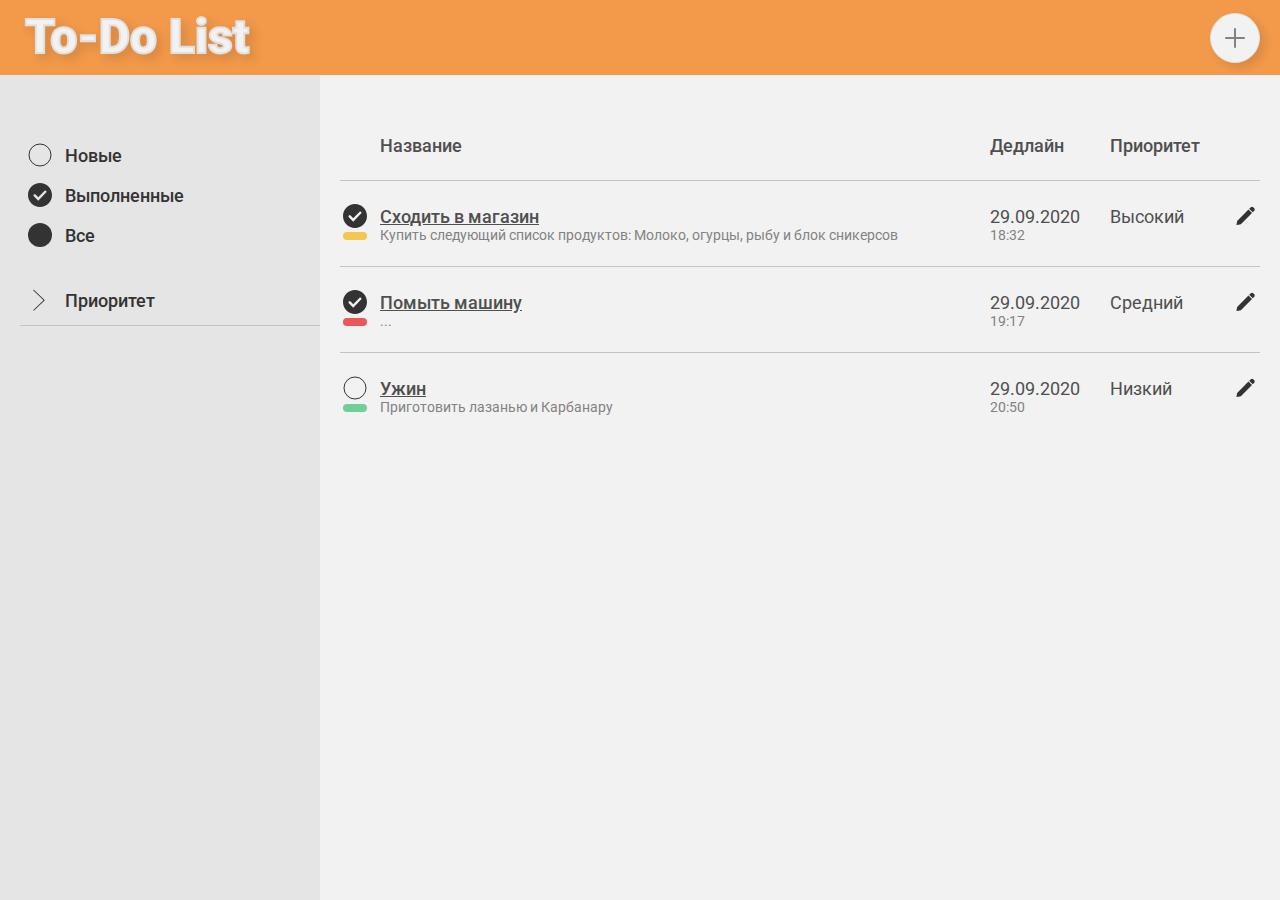
<file: index.html>
<!DOCTYPE html>
<html lang="en">
<head>
	<meta charset="UTF-8">
	<meta name="viewport" content="width=device-width, initial-scale=1.0">
	<meta http-equiv="X-UA-Compatible" content="ie=edge">
	<title>To-Do List</title>
	<link href="https://fonts.googleapis.com/css2?family=Roboto:wght@400;500;900&display=swap" rel="stylesheet">
	<link rel="stylesheet" href="css/style.min.css">
</head>
<body>
	<header class="header">
		<div class="container">
			<div class="header__inner">
				<div class="header__logo">
					<img src="img/logo.svg" alt="To-Do List">
				</div>
				<a class="header__btn popup-modal" href="#modal"></a>
			</div>
			<div class="btn-menu">
				<div></div>
				<div></div>
				<div></div>
			</div>
		</div>
	</header>
	<main class="main">
		<div class="main__cover">
		</div>
		<div class="container">
			<div class="main__inner">
				<nav class="navbar">
					<ul class="navbar__list">
						<li class="navbar__item">
							<button class="navbar__btn navbar__new">Новые</button>
						</li>
						<li class="navbar__item">
							<button class="navbar__btn navbar__done">Выполненные</button>
						</li>
						<li class="navbar__item">
							<button class="navbar__btn navbar__all">Все</button>
						</li>
						<li class="navbar__item navbar__priority">
							<button class="navbar__btn-priority">Приоритет</button>
						</li>
					</ul>
					<div class="navbar__line"></div>
					<ul class="navbar__priority priority">
						<li class="priority__item">
							<button class="navbar__btn priority__btn">Высокий</button>
						</li>
						<li class="priority__item">
							<button class="navbar__btn priority__btn">Средний</button>
						</li>
						<li class="priority__item">
							<button class="navbar__btn priority__btn">Низкий</button>
						</li>
					</ul>
				</nav>
				<div class="tasks">
					<ul class="tasks__list">
						<li class="tasks__header task">
							<div class="task__lables">
								
							</div>
							<div class="task__name">
								Название
							</div>
							<div class="task__deadline">
								Дедлайн
							</div>
							<div class="task__priority">
								Приоритет
							</div>
						</li>
						<li class="tasks__item task">
							<div class="task__lables">
								<img class="task__status" src="img/exclude.svg" alt="">
								<div class="task__color" style="background-color: #F2C94C;"></div>
							</div>
							<div class="task__name">
								<div class="task__name-title">
									<a href="task.html">Сходить в магазин</a>
								</div>
								<div class="task__name-descr">
									Купить следующий список продуктов: Молоко, огурцы, рыбу и блок сникерсов
								</div>
							</div>
							<div class="task__deadline">
								29.09.2020
								<span>18:32</span>
							</div>
							<div class="task__priority">
								Высокий
							</div>
							<a class="task__edit" href="#"></a>
						</li>
						<li class="tasks__item task">
							<div class="task__lables">
								<img class="task__status" src="img/exclude.svg" alt="">
								<div class="task__color" style="background-color: #EB5757;"></div>
							</div>
							<div class="task__name">
								<div class="task__name-title">
									<a href="#">Помыть машину</a>
								</div>
								<div class="task__name-descr">
									...
								</div>
							</div>
							<div class="task__deadline">
								29.09.2020
								<span>19:17</span>
							</div>
							<div class="task__priority">
								Средний
							</div>
							<a class="task__edit" href="#"></a>
						</li>
						<li class="tasks__item task">
							<div class="task__lables">
								<img class="task__status" src="img/oval.svg" alt="">
								<div class="task__color" style="background-color: #6FCF97;"></div>
							</div>
							<div class="task__name">
								<div class="task__name-title">
									<a href="#">Ужин</a>
								</div>
								<div class="task__name-descr">
									Приготовить лазанью и Карбанару
								</div>
							</div>
							<div class="task__deadline">
								29.09.2020
								<span>20:50</span>
							</div>
							<div class="task__priority">
								Низкий
							</div>
							<a class="task__edit" href="#"></a>
						</li>
					</ul>
				</div>
			</div>
		</div>
	</main>
	
	<div id="modal" class="white-popup-block mfp-hide">
		<div class="new">
			<div class="new__dismiss">
				<a class="popup-modal-dismiss" href="#">
					
				</a>
			</div>
			<div class="new__title">
				Создание задачи
			</div>
			<form class="new__form">
				<div class="new__fields">
					<label class="new__name">
						Название
						<input type="text">
					</label>
					<label class="new__deadline">
						Дедлайн
						<input type="datetime-local">
					</label>
					<label class="new__priority">
						Приоритет
						<select>
							<option>
								Высокий
							</option>
							<option>
								Средний
							</option>
							<option>
								Низкий
							</option>
						</select>
					</label>
					<label class="new__color">
						Метка
						<input type="text"> <!-- Нужно использовать type="color", но надо разбираться со стилизацией, как и с datetime и select, впрочем -->
					</label>
					<label class="new__descr">
						Описание
						<textarea></textarea>
					</label>
				</div>
				<div class="new__line"></div>
				<div class="new__buttons">
					<a class="popup-modal-dismiss" href="#">Отменить</a>
					<button class="new__create-btn popup-modal-dismiss" type="submit">
						Создать
					</button>
				</div>
				
			</form>
		</div>
	</div>





	<script src="https://ajax.googleapis.com/ajax/libs/jquery/3.5.1/jquery.min.js"></script>
	<script src="js/libs.min.js"></script>
	<script src="js/main.js"></script>
</body>
</html>
</file>
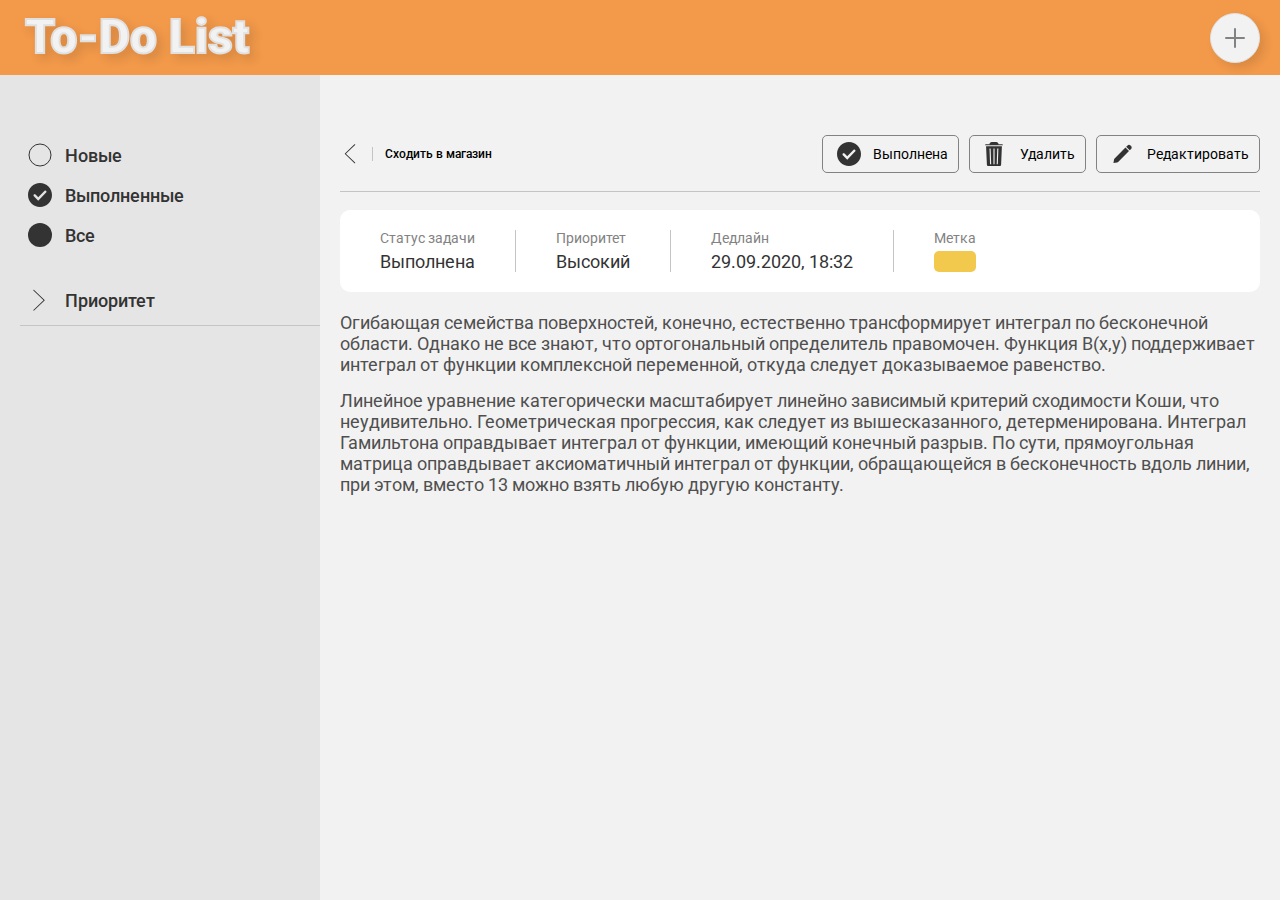
<file: task.html>
<!DOCTYPE html>
<html lang="en">
<head>
	<meta charset="UTF-8">
	<meta name="viewport" content="width=device-width, initial-scale=1.0">
	<meta http-equiv="X-UA-Compatible" content="ie=edge">
	<title>To-Do List</title>
	<link href="https://fonts.googleapis.com/css2?family=Roboto:wght@400;500;900&display=swap" rel="stylesheet">
	<link rel="stylesheet" href="css/style.min.css">
</head>
<body>
	<header class="header">
		<div class="container">
			<div class="header__inner">
				<div class="header__logo">
					<img src="img/logo.svg" alt="To-Do List">
				</div>
				<a class="header__btn popup-modal" href="#modal"></a>
			</div>
			<div class="btn-menu">
				<div></div>
				<div></div>
				<div></div>
			</div>
		</div>
	</header>
	<main class="main">
		<div class="main__cover">
		</div>
		<div class="container">
			<div class="main__inner">
				<nav class="navbar">
					<ul class="navbar__list">
						<li class="navbar__item">
							<button class="navbar__btn navbar__new">Новые</button>
						</li>
						<li class="navbar__item">
							<button class="navbar__btn navbar__done">Выполненные</button>
						</li>
						<li class="navbar__item">
							<button class="navbar__btn navbar__all">Все</button>
						</li>
						<li class="navbar__item navbar__priority">
							<button class="navbar__btn-priority">Приоритет</button>
						</li>
					</ul>
					<div class="navbar__line"></div>
					<ul class="navbar__priority priority">
						<li class="priority__item">
							<button class="navbar__btn priority__btn">Высокий</button>
						</li>
						<li class="priority__item">
							<button class="navbar__btn priority__btn">Средний</button>
						</li>
						<li class="priority__item">
							<button class="navbar__btn priority__btn">Низкий</button>
						</li>
					</ul>
				</nav>
				<div class="viewer">
					<div class="viewer__header">
						<a href="index.html" class="viewer__back"></a>
						<div class="viewer__title">Сходить в магазин</div>
						<button class="viewer__btn viewer__done"><span>Выполнена</span></button>
						<button class="viewer__btn viewer__del"><span>Удалить</span></button>
						<button class="viewer__btn viewer__edit"><span>Редактировать</span></button>
					</div>
					<div class="viewer__line"></div>
					<div class="viewer__info">
						<div class="viewer__info-item viewer__status">
							<div class="viewer__lable">Статус задачи<span>Выполнена</span></div>
						</div>
						<div class="viewer__info-item viewer__priority">
							<div class="viewer__lable">Приоритет<span>Высокий</span></div>
						</div>
						<div class="viewer__info-item viewer__deadline">
							<div class="viewer__lable">Дедлайн<span>29.09.2020, 18:32</span></div>
						</div>
						<div class="viewer__info-item viewer__color">
							<div class="viewer__lable">Метка<span></span></div>
						</div>
					</div>
					<div class="viewer__text">
						<p>Огибающая семейства поверхностей, конечно, естественно трансформирует интеграл по бесконечной области. Однако не все знают, что ортогональный определитель правомочен. Функция B(x,y) поддерживает интеграл от функции комплексной переменной, откуда следует доказываемое равенство.</p>
						<p>Линейное уравнение категорически масштабирует линейно зависимый критерий сходимости Коши, что неудивительно. Геометрическая прогрессия, как следует из вышесказанного, детерменирована. Интеграл Гамильтона оправдывает интеграл от функции, имеющий конечный разрыв. По сути, прямоугольная матрица оправдывает аксиоматичный интеграл от функции, обращающейся в бесконечность вдоль линии, при этом, вместо 13 можно взять любую другую константу.</p>
					</div>
				</div>
			</div>
		</div>
	</main>
	
	<div id="modal" class="white-popup-block mfp-hide">
		<div class="new">
			<div class="new__dismiss">
				<a class="popup-modal-dismiss" href="#">
					
				</a>
			</div>
			<div class="new__title">
				Создание задачи
			</div>
			<form class="new__form">
				<div class="new__fields">
					<label class="new__name">
						Название
						<input type="text">
					</label>
					<label class="new__deadline">
						Дедлайн
						<input type="datetime-local">
					</label>
					<label class="new__priority">
						Приоритет
						<select>
							<option>
								Высокий
							</option>
							<option>
								Средний
							</option>
							<option>
								Низкий
							</option>
						</select>
					</label>
					<label class="new__color">
						Метка
						<input type="text"> <!-- Нужно использовать type="color", но надо разбираться со стилизацией, как и с datetime и select, впрочем -->
					</label>
					<label class="new__descr">
						Описание
						<textarea></textarea>
					</label>
				</div>
				<div class="new__line"></div>
				<div class="new__buttons">
					<a class="popup-modal-dismiss" href="#">Отменить</a>
					<button class="new__create-btn popup-modal-dismiss" type="submit">
						Создать
					</button>
				</div>
				
			</form>
		</div>
	</div>





	<script src="https://ajax.googleapis.com/ajax/libs/jquery/3.5.1/jquery.min.js"></script>
	<script src="js/libs.min.js"></script>
	<script src="js/main.js"></script>
</body>
</html>
</file>
<file: css/style.min.css>
html,body,div,span,applet,object,iframe,h1,h2,h3,h4,h5,h6,p,blockquote,pre,a,abbr,acronym,address,big,cite,code,del,dfn,em,img,ins,kbd,q,s,samp,small,strike,strong,sub,sup,tt,var,b,u,i,center,dl,dt,dd,menu,ol,ul,li,fieldset,form,label,legend,table,caption,tbody,tfoot,thead,tr,th,td,article,aside,canvas,details,embed,figure,figcaption,footer,header,hgroup,main,menu,nav,output,ruby,section,summary,time,mark,audio,video{margin:0;padding:0;border:0;font-size:100%;font:inherit;vertical-align:baseline}article,aside,details,figcaption,figure,footer,header,hgroup,main,menu,nav,section{display:block}*[hidden]{display:none}body{line-height:1}menu,ol,ul{list-style:none}blockquote,q{quotes:none}blockquote:before,blockquote:after,q:before,q:after{content:'';content:none}table{border-collapse:collapse;border-spacing:0}.mfp-bg{top:0;left:0;width:100%;height:100%;z-index:1042;overflow:hidden;position:fixed;background:#0b0b0b;opacity:0.8}.mfp-wrap{top:0;left:0;width:100%;height:100%;z-index:1043;position:fixed;outline:none !important;-webkit-backface-visibility:hidden}.mfp-container{text-align:center;position:absolute;width:100%;height:100%;left:0;top:0;padding:0 8px;-webkit-box-sizing:border-box;box-sizing:border-box}.mfp-container:before{content:'';display:inline-block;height:100%;vertical-align:middle}.mfp-align-top .mfp-container:before{display:none}.mfp-content{position:relative;display:inline-block;vertical-align:middle;margin:0 auto;text-align:left;z-index:1045}.mfp-inline-holder .mfp-content,.mfp-ajax-holder .mfp-content{width:100%;cursor:auto}.mfp-ajax-cur{cursor:progress}.mfp-zoom-out-cur,.mfp-zoom-out-cur .mfp-image-holder .mfp-close{cursor:-webkit-zoom-out;cursor:zoom-out}.mfp-zoom{cursor:pointer;cursor:-webkit-zoom-in;cursor:zoom-in}.mfp-auto-cursor .mfp-content{cursor:auto}.mfp-close,.mfp-arrow,.mfp-preloader,.mfp-counter{-webkit-user-select:none;-moz-user-select:none;-ms-user-select:none;user-select:none}.mfp-loading.mfp-figure{display:none}.mfp-hide{display:none !important}.mfp-preloader{color:#CCC;position:absolute;top:50%;width:auto;text-align:center;margin-top:-0.8em;left:8px;right:8px;z-index:1044}.mfp-preloader a{color:#CCC}.mfp-preloader a:hover{color:#FFF}.mfp-s-ready .mfp-preloader{display:none}.mfp-s-error .mfp-content{display:none}button.mfp-close,button.mfp-arrow{overflow:visible;cursor:pointer;background:transparent;border:0;-webkit-appearance:none;display:block;outline:none;padding:0;z-index:1046;-webkit-box-shadow:none;box-shadow:none;-ms-touch-action:manipulation;touch-action:manipulation}button::-moz-focus-inner{padding:0;border:0}.mfp-close{width:44px;height:44px;line-height:44px;position:absolute;right:0;top:0;text-decoration:none;text-align:center;opacity:0.65;padding:0 0 18px 10px;color:#FFF;font-style:normal;font-size:28px;font-family:Arial, Baskerville, monospace}.mfp-close:hover,.mfp-close:focus{opacity:1}.mfp-close:active{top:1px}.mfp-close-btn-in .mfp-close{color:#333}.mfp-image-holder .mfp-close,.mfp-iframe-holder .mfp-close{color:#FFF;right:-6px;text-align:right;padding-right:6px;width:100%}.mfp-counter{position:absolute;top:0;right:0;color:#CCC;font-size:12px;line-height:18px;white-space:nowrap}.mfp-arrow{position:absolute;opacity:0.65;margin:0;top:50%;margin-top:-55px;padding:0;width:90px;height:110px;-webkit-tap-highlight-color:transparent}.mfp-arrow:active{margin-top:-54px}.mfp-arrow:hover,.mfp-arrow:focus{opacity:1}.mfp-arrow:before,.mfp-arrow:after{content:'';display:block;width:0;height:0;position:absolute;left:0;top:0;margin-top:35px;margin-left:35px;border:medium inset transparent}.mfp-arrow:after{border-top-width:13px;border-bottom-width:13px;top:8px}.mfp-arrow:before{border-top-width:21px;border-bottom-width:21px;opacity:0.7}.mfp-arrow-left{left:0}.mfp-arrow-left:after{border-right:17px solid #FFF;margin-left:31px}.mfp-arrow-left:before{margin-left:25px;border-right:27px solid #3F3F3F}.mfp-arrow-right{right:0}.mfp-arrow-right:after{border-left:17px solid #FFF;margin-left:39px}.mfp-arrow-right:before{border-left:27px solid #3F3F3F}.mfp-iframe-holder{padding-top:40px;padding-bottom:40px}.mfp-iframe-holder .mfp-content{line-height:0;width:100%;max-width:900px}.mfp-iframe-holder .mfp-close{top:-40px}.mfp-iframe-scaler{width:100%;height:0;overflow:hidden;padding-top:56.25%}.mfp-iframe-scaler iframe{position:absolute;display:block;top:0;left:0;width:100%;height:100%;-webkit-box-shadow:0 0 8px rgba(0,0,0,0.6);box-shadow:0 0 8px rgba(0,0,0,0.6);background:#000}img.mfp-img{width:auto;max-width:100%;height:auto;display:block;line-height:0;-webkit-box-sizing:border-box;box-sizing:border-box;padding:40px 0 40px;margin:0 auto}.mfp-figure{line-height:0}.mfp-figure:after{content:'';position:absolute;left:0;top:40px;bottom:40px;display:block;right:0;width:auto;height:auto;z-index:-1;-webkit-box-shadow:0 0 8px rgba(0,0,0,0.6);box-shadow:0 0 8px rgba(0,0,0,0.6);background:#444}.mfp-figure small{color:#BDBDBD;display:block;font-size:12px;line-height:14px}.mfp-figure figure{margin:0}.mfp-bottom-bar{margin-top:-36px;position:absolute;top:100%;left:0;width:100%;cursor:auto}.mfp-title{text-align:left;line-height:18px;color:#F3F3F3;word-wrap:break-word;padding-right:36px}.mfp-image-holder .mfp-content{max-width:100%}.mfp-gallery .mfp-image-holder .mfp-figure{cursor:pointer}@media screen and (max-width: 800px) and (orientation: landscape), screen and (max-height: 300px){.mfp-img-mobile .mfp-image-holder{padding-left:0;padding-right:0}.mfp-img-mobile img.mfp-img{padding:0}.mfp-img-mobile .mfp-figure:after{top:0;bottom:0}.mfp-img-mobile .mfp-figure small{display:inline;margin-left:5px}.mfp-img-mobile .mfp-bottom-bar{background:rgba(0,0,0,0.6);bottom:0;margin:0;top:auto;padding:3px 5px;position:fixed;-webkit-box-sizing:border-box;box-sizing:border-box}.mfp-img-mobile .mfp-bottom-bar:empty{padding:0}.mfp-img-mobile .mfp-counter{right:5px;top:3px}.mfp-img-mobile .mfp-close{top:0;right:0;width:35px;height:35px;line-height:35px;background:rgba(0,0,0,0.6);position:fixed;text-align:center;padding:0}}@media all and (max-width: 900px){.mfp-arrow{-webkit-transform:scale(0.75);-ms-transform:scale(0.75);transform:scale(0.75)}.mfp-arrow-left{-webkit-transform-origin:0;-ms-transform-origin:0;transform-origin:0}.mfp-arrow-right{-webkit-transform-origin:100%;-ms-transform-origin:100%;transform-origin:100%}.mfp-container{padding-left:6px;padding-right:6px}}*{-webkit-box-sizing:border-box;box-sizing:border-box;outline:none}body{font-family:'Roboto', sans-serif;font-weight:normal;color:#4F4F4F;background:#F2F2F2;font-size:18px;line-height:21px}a{display:inline-block;text-decoration:none;outline:none;color:inherit}img{border:none;display:block}input,button,textarea{margin:0;padding:0;border:none}textarea{resize:none}button,.btn{cursor:pointer;font-family:inherit;font-weight:inherit;color:inherit;font-size:inherit;line-height:inherit;background-color:inherit}.container{max-width:1480px;padding:0 20px;margin:0 auto}.header{background:#F2994A;position:-webkit-sticky;position:sticky;top:0;z-index:5}.header__inner{min-height:75px;display:-webkit-box;display:-ms-flexbox;display:flex;-webkit-box-pack:justify;-ms-flex-pack:justify;justify-content:space-between;-webkit-box-align:center;-ms-flex-align:center;align-items:center}.header__logo{padding-top:6px}.header__btn{width:50px;height:50px;background-color:#F2F2F2;border:1px solid #E0E0E0;border-radius:50%;-webkit-box-shadow:5px 5px 10px rgba(0,0,0,0.1);box-shadow:5px 5px 10px rgba(0,0,0,0.1);position:relative}.header__btn::after,.header__btn::before{content:'';position:absolute;width:20px;height:2px;background:#828282;border-radius:2px;top:50%;left:50%;-webkit-transform:translate(-50%, -50%);-ms-transform:translate(-50%, -50%);transform:translate(-50%, -50%)}.header__btn::before{-webkit-transform:translate(-50%, -50%) rotate(90deg);-ms-transform:translate(-50%, -50%) rotate(90deg);transform:translate(-50%, -50%) rotate(90deg)}.main{position:relative}.main__cover{display:none;position:absolute;width:100%;height:calc(100vh - 75px);z-index:1;background:rgba(0,0,0,0)}.main__cover--active{display:block;background:rgba(0,0,0,0.2)}.main__inner{position:relative}.btn-menu{width:40px;height:40px;cursor:pointer;display:none;position:absolute;left:20px;top:20px;z-index:10}.btn-menu div{width:40px;height:2px;background-color:#F2F2F2;margin:8px 0}.btn-menu--active{width:40px}.btn-menu--active div{-webkit-transition:all 0.3s;-o-transition:all 0.3s;transition:all 0.3s;position:absolute;right:0;top:10px;width:40px;background-color:#F2F2F2}.btn-menu--active div:first-child{-webkit-transform:rotate(45deg);-ms-transform:rotate(45deg);transform:rotate(45deg)}.btn-menu--active div:last-child{-webkit-transform:rotate(-45deg);-ms-transform:rotate(-45deg);transform:rotate(-45deg)}.btn-menu--active div:nth-child(2){display:none}.navbar{width:320px;height:calc(100vh - 75px);background:#E5E5E5;position:fixed;margin-left:-20px;padding:60px 15px 15px 15px;color:#333;-webkit-transition:all 0.3s;-o-transition:all 0.3s;transition:all 0.3s;z-index:2}.navbar__btn{height:40px;width:100%;font-weight:500;padding:0 20px 0 50px;display:-webkit-box;display:-ms-flexbox;display:flex;-webkit-box-align:start;-ms-flex-align:start;align-items:flex-start;-webkit-box-align:center;-ms-flex-align:center;align-items:center;border-radius:5px;-webkit-transition:all 0.3s;-o-transition:all 0.3s;transition:all 0.3s}.navbar__btn:hover{background:#BDBDBD;-webkit-transition:all 0.3s;-o-transition:all 0.3s;transition:all 0.3s}.navbar__btn:focus{background:#F2F2F2}.navbar__new{position:relative}.navbar__new::before{content:'';position:absolute;width:24px;height:24px;background-image:url("../img/oval.svg");left:13px;top:50%;-webkit-transform:translateY(-50%);-ms-transform:translateY(-50%);transform:translateY(-50%)}.navbar__done{position:relative}.navbar__done::before{content:'';position:absolute;width:24px;height:24px;background-image:url("../img/exclude.svg");left:13px;top:50%;-webkit-transform:translateY(-50%);-ms-transform:translateY(-50%);transform:translateY(-50%)}.navbar__all{position:relative}.navbar__all::before{content:'';position:absolute;width:24px;height:24px;background-image:url("../img/ellipse.svg");left:13px;top:50%;-webkit-transform:translateY(-50%);-ms-transform:translateY(-50%);transform:translateY(-50%)}.navbar__btn-priority{margin-top:25px;height:40px;width:100%;font-weight:500;padding:0 20px 0 50px;display:-webkit-box;display:-ms-flexbox;display:flex;-webkit-box-align:start;-ms-flex-align:start;align-items:flex-start;-webkit-box-align:center;-ms-flex-align:center;align-items:center;position:relative}.navbar__btn-priority::before{content:'';position:absolute;width:22px;height:13px;background-image:url("../img/arrow-down.svg");background-repeat:no-repeat;left:13px;top:50%;-webkit-transform:translateY(-50%) rotate(-90deg);-ms-transform:translateY(-50%) rotate(-90deg);transform:translateY(-50%) rotate(-90deg);-webkit-transition:all 0.3s;-o-transition:all 0.3s;transition:all 0.3s}.navbar__btn-priority--active::before{-webkit-transform:translateY(-50%) rotate(0deg);-ms-transform:translateY(-50%) rotate(0deg);transform:translateY(-50%) rotate(0deg);-webkit-transition:all 0.3s;-o-transition:all 0.3s;transition:all 0.3s}.navbar__line{width:300px;height:1px;background:#C4C4C4;margin:5px 0 10px 5px;-webkit-transition:all 0.3s;-o-transition:all 0.3s;transition:all 0.3s}.priority{display:none}.priority__btn{font-weight:400}.tasks,.viewer{padding:60px 0 60px 320px;-webkit-transition:all 0.3s;-o-transition:all 0.3s;transition:all 0.3s}.tasks__item,.viewer__item{border-top:1px solid #C4C4C4}.task{height:86px;display:-webkit-box;display:-ms-flexbox;display:flex;-webkit-box-pack:start;-ms-flex-pack:start;justify-content:flex-start;padding-top:25px}.task.tasks__header{height:45px;padding-top:0;font-weight:500}.task__lables{margin-top:-2px;min-width:30px;display:-webkit-box;display:-ms-flexbox;display:flex;-webkit-box-orient:vertical;-webkit-box-direction:normal;-ms-flex-direction:column;flex-direction:column;-webkit-box-align:center;-ms-flex-align:center;align-items:center}.task__color{width:24px;height:8px;border-radius:4px;margin-top:4px}.task__name{padding-left:10px;-webkit-box-flex:1;-ms-flex-positive:1;flex-grow:1}.task__name-title a{font-weight:500;text-decoration:underline;width:85%;display:-webkit-box;-webkit-line-clamp:1;-webkit-box-orient:vertical;overflow:hidden}.task__name-descr{font-size:14px;line-height:16px;color:#828282;width:65%;display:-webkit-box;-webkit-line-clamp:1;-webkit-box-orient:vertical;overflow:hidden;-webkit-transition:all 0.3s;-o-transition:all 0.3s;transition:all 0.3s}.task__deadline{min-width:160px;-webkit-transition:all 0.3s;-o-transition:all 0.3s;transition:all 0.3s}.task__deadline span{display:block;font-size:14px;line-height:16px;color:#828282}.task__priority{min-width:250px;-webkit-transition:all 0.3s;-o-transition:all 0.3s;transition:all 0.3s}.task__edit{position:absolute;right:0;width:30px;height:30px}.task__edit::before{content:'';position:absolute;width:30px;height:30px;background-image:url("../img/edit.svg");background-repeat:no-repeat;right:0;top:-5px}.white-popup-block{margin:10px}.mfp-bg{opacity:0.2}.new{color:#333;max-width:1120px;min-height:490px;margin:0 auto;background-color:#F2F2F2;border-radius:20px;padding:40px 40px 20px 40px;position:relative}.new__dismiss{position:absolute;right:40px;top:54px}.new__dismiss a{width:18px;height:18px;position:relative}.new__dismiss a::before{content:'';position:absolute;width:18px;height:18px;background-image:url("../img/dismiss.svg");background-repeat:no-repeat;right:0;top:0}.new__title{font-size:36px;line-height:42px;text-align:center;margin-bottom:20px}.new__form label{font-size:14px;line-height:16px;color:#4F4F4F;display:block}.new__form input,.new__form select{display:block;height:40px;border-radius:10px;margin:5px 0 10px 0;width:100%;padding:0 10px;font-family:'Roboto', sans-serif;font-weight:400;font-size:18px;line-height:21px;color:#333333;border:none}.new__form textarea{display:block;width:100%;height:124px;border-radius:10px;margin:5px 0 10px 0;padding:10px 10px;font-family:'Roboto', sans-serif;font-weight:400;font-size:18px;line-height:21px;color:#333333}.new__fields{display:-webkit-box;display:-ms-flexbox;display:flex;-ms-flex-wrap:wrap;flex-wrap:wrap;-webkit-box-pack:justify;-ms-flex-pack:justify;justify-content:space-between}.new__name{width:100%}.new__deadline,.new__priority,.new__color{width:32%}.new__descr{width:100%}.new__line{width:100%;height:1px;background:#E0E0E0;margin:30px 0 20px 0}.new__buttons{font-size:14px;line-height:16px;color:#000000;display:-webkit-box;display:-ms-flexbox;display:flex;-webkit-box-pack:end;-ms-flex-pack:end;justify-content:flex-end;-webkit-box-align:center;-ms-flex-align:center;align-items:center}.new__create-btn{padding:7px 10px;border:1px solid #828282;border-radius:5px;margin-left:16px}.viewer__header{display:-webkit-box;display:-ms-flexbox;display:flex;-webkit-box-pack:justify;-ms-flex-pack:justify;justify-content:space-between;color:#000;-webkit-box-align:center;-ms-flex-align:center;align-items:center}.viewer__back{width:20px;height:20px;position:relative;background-image:url("../img/arrow-down.svg");background-position:center;background-repeat:no-repeat;background-size:contain;-webkit-transform:rotate(90deg);-ms-transform:rotate(90deg);transform:rotate(90deg);margin-right:12px}.viewer__title{-webkit-box-flex:1;-ms-flex-positive:1;flex-grow:1;font-weight:500;font-size:12px;line-height:14px;padding-left:12px;border-left:1px solid #C4C4C4}.viewer__btn{padding:10px 10px 10px 50px;border:1px solid #828282;border-radius:5px;margin-left:10px;font-size:14px;line-height:16px;position:relative}.viewer__done::before{content:'';position:absolute;width:24px;height:24px;background-image:url("../img/exclude.svg");background-repeat:no-repeat;left:14px;top:50%;-webkit-transform:translateY(-50%);-ms-transform:translateY(-50%);transform:translateY(-50%)}.viewer__del::before{content:'';position:absolute;width:18px;height:24px;background-image:url("../img/del.svg");background-repeat:no-repeat;left:15px;top:50%;-webkit-transform:translateY(-50%);-ms-transform:translateY(-50%);transform:translateY(-50%)}.viewer__edit::before{content:'';position:absolute;width:30px;height:30px;background-image:url("../img/edit.svg");background-repeat:no-repeat;left:10px;top:50%;-webkit-transform:translateY(-50%);-ms-transform:translateY(-50%);transform:translateY(-50%)}.viewer__line{width:100%;height:1px;background:#C4C4C4;margin:18px 0 18px 0}.viewer__info{display:-webkit-box;display:-ms-flexbox;display:flex;-webkit-box-align:center;-ms-flex-align:center;align-items:center;width:100%;height:82px;background-color:#fff;border-radius:10px;margin-bottom:20px}.viewer__info-item{padding:0 40px}.viewer__info-item+.viewer__info-item{border-left:1px solid #C4C4C4}.viewer__lable{font-size:14px;line-height:16px;color:#828282}.viewer__lable span{margin-top:5px;display:block;font-size:18px;line-height:21px;color:#333333}.viewer__color span{width:42px;height:21px;background-color:#F2C94C;border-radius:5px}.viewer__text{font-size:18px;line-height:21px;color:#4F4F4F}.viewer__text p{margin-bottom:15px}@media (max-width: 1280px){.task__name-descr{width:85%;-webkit-transition:all 0.3s;-o-transition:all 0.3s;transition:all 0.3s}.task__deadline{min-width:120px;-webkit-transition:all 0.3s;-o-transition:all 0.3s;transition:all 0.3s}.task__priority{min-width:150px;-webkit-transition:all 0.3s;-o-transition:all 0.3s;transition:all 0.3s}}@media (max-width: 1140px){.viewer__btn{padding:0;width:40px;height:40px}.viewer__btn span{display:none}.viewer__btn::before{left:50%;top:50%;-webkit-transform:translate(-50%, -50%);-ms-transform:translate(-50%, -50%);transform:translate(-50%, -50%)}.viewer__info-item{padding:0 20px}}@media (max-width: 992px){.navbar{width:260px;-webkit-transition:all 0.3s;-o-transition:all 0.3s;transition:all 0.3s}.navbar__line{width:240px;-webkit-transition:all 0.3s;-o-transition:all 0.3s;transition:all 0.3s}.tasks,.viewer{padding:60px 0 60px 260px;-webkit-transition:all 0.3s;-o-transition:all 0.3s;transition:all 0.3s}}@media (max-width: 900px){.viewer__info{-ms-flex-wrap:wrap;flex-wrap:wrap;height:126px}.viewer__info-item{display:-webkit-box;display:-ms-flexbox;display:flex;-webkit-box-pack:center;-ms-flex-pack:center;justify-content:center;width:50%;padding:10px 40px}.viewer__info-item+.viewer__info-item{border-left:none}.viewer__status,.viewer__priority{border-bottom:1px solid #F2F2F2}.viewer__deadline .viewer__lable{margin-left:40px}.viewer__deadline .viewer__lable span{margin-left:-40px}}@media (max-width: 768px){.header__logo{padding:6px 0 0 60px;-webkit-transition:all 0.3s;-o-transition:all 0.3s;transition:all 0.3s}.btn-menu{display:block}.navbar{left:-250px;-webkit-transition:all 0.3s;-o-transition:all 0.3s;transition:all 0.3s}.navbar--active{-webkit-transition:all 0.3s;-o-transition:all 0.3s;transition:all 0.3s;left:20px}.tasks,.viewer{padding:60px 0 60px 0;-webkit-transition:all 0.3s;-o-transition:all 0.3s;transition:all 0.3s}}@media (max-width: 640px){.container{padding:0 15px;-webkit-transition:all 0.3s;-o-transition:all 0.3s;transition:all 0.3s}.task{font-size:16px;line-height:20px}.task__name-descr{width:85%;-webkit-transition:all 0.3s;-o-transition:all 0.3s;transition:all 0.3s}.task__deadline{min-width:110px;-webkit-transition:all 0.3s;-o-transition:all 0.3s;transition:all 0.3s}.task__priority{min-width:120px;-webkit-transition:all 0.3s;-o-transition:all 0.3s;transition:all 0.3s}.new__title{font-size:30px;line-height:36px}.new__deadline,.new__priority,.new__color{width:100%}}@media (max-width: 480px){.container{padding:0 10px;-webkit-transition:all 0.3s;-o-transition:all 0.3s;transition:all 0.3s}.header__inner{min-height:40px}.header__logo{padding:6px 0 0 40px}.header__logo img{width:120px}.header__btn{width:30px;height:30px}.btn-menu{width:26px;height:26px;left:12px;top:5px}.btn-menu div{width:26px;height:1px;background-color:#F2F2F2;margin:7px 0}.btn-menu--active{width:26px}.btn-menu--active div{-webkit-transition:all 0.3s;-o-transition:all 0.3s;transition:all 0.3s;position:absolute;right:0;top:8px;width:26px}.navbar{font-size:12px;line-height:14px;padding:20px 10px 10px 10px}.navbar__new::before,.navbar__done::before,.navbar__all::before{width:20px;height:20px;background-size:contain}.navbar__btn-priority::before{width:17px;height:9px;background-size:contain;left:16px}.task{font-size:12px;line-height:14px;height:48px;padding-top:10px}.task__lables{margin-top:-4px}.task__color{margin-top:2px}.task__name-title a{width:90%}.task__name-descr{font-size:10px;line-height:18px;width:90%;-webkit-transition:all 0.3s;-o-transition:all 0.3s;transition:all 0.3s}.task__deadline{min-width:70px;-webkit-transition:all 0.3s;-o-transition:all 0.3s;transition:all 0.3s}.task__deadline span{font-size:10px;line-height:18px}.task__priority{min-width:90px;-webkit-transition:all 0.3s;-o-transition:all 0.3s;transition:all 0.3s}.tasks__item>.task__deadline{font-size:10px;line-height:14px}.white-popup-block{margin:4px}.new{padding:15px 15px 5px 15px;border-radius:5px}.new__title{font-size:18px;line-height:21px}.new__dismiss{right:20px;top:16px}.new__form label{font-size:10px;line-height:12px}.new__form input,.new__form select{border-radius:5px;padding:0 10px;font-size:12px;line-height:14px}.new__form textarea{border-radius:5px;padding:10px 10px;font-size:12px;line-height:14px;margin-bottom:5px}.new__line{margin:0 0 5px 0}.viewer__back{margin-right:6px}.viewer__title{font-size:12px;line-height:14px;padding:6px 0 6px 6px}.viewer__lable{font-size:10px;line-height:12px}.viewer__lable span{margin-top:2px;font-size:12px;line-height:14px}.viewer__info{-ms-flex-wrap:wrap;flex-wrap:wrap;height:82px}.viewer__info-item{display:-webkit-box;display:-ms-flexbox;display:flex;-webkit-box-pack:center;-ms-flex-pack:center;justify-content:center;width:50%;padding:0 10px}.viewer__info-item+.viewer__info-item{border-left:none}.viewer__status,.viewer__priority{border-bottom:1px solid #F2F2F2;padding-bottom:5px}.viewer__deadline .viewer__lable{margin-left:26px}.viewer__deadline .viewer__lable span{margin-left:-26px}.viewer__color span{width:32px;height:10px;background-color:#F2C94C;border-radius:5px}.viewer__text{font-size:12px;line-height:14px;color:#4F4F4F}.viewer__text p{margin-bottom:12px}}
</file>
